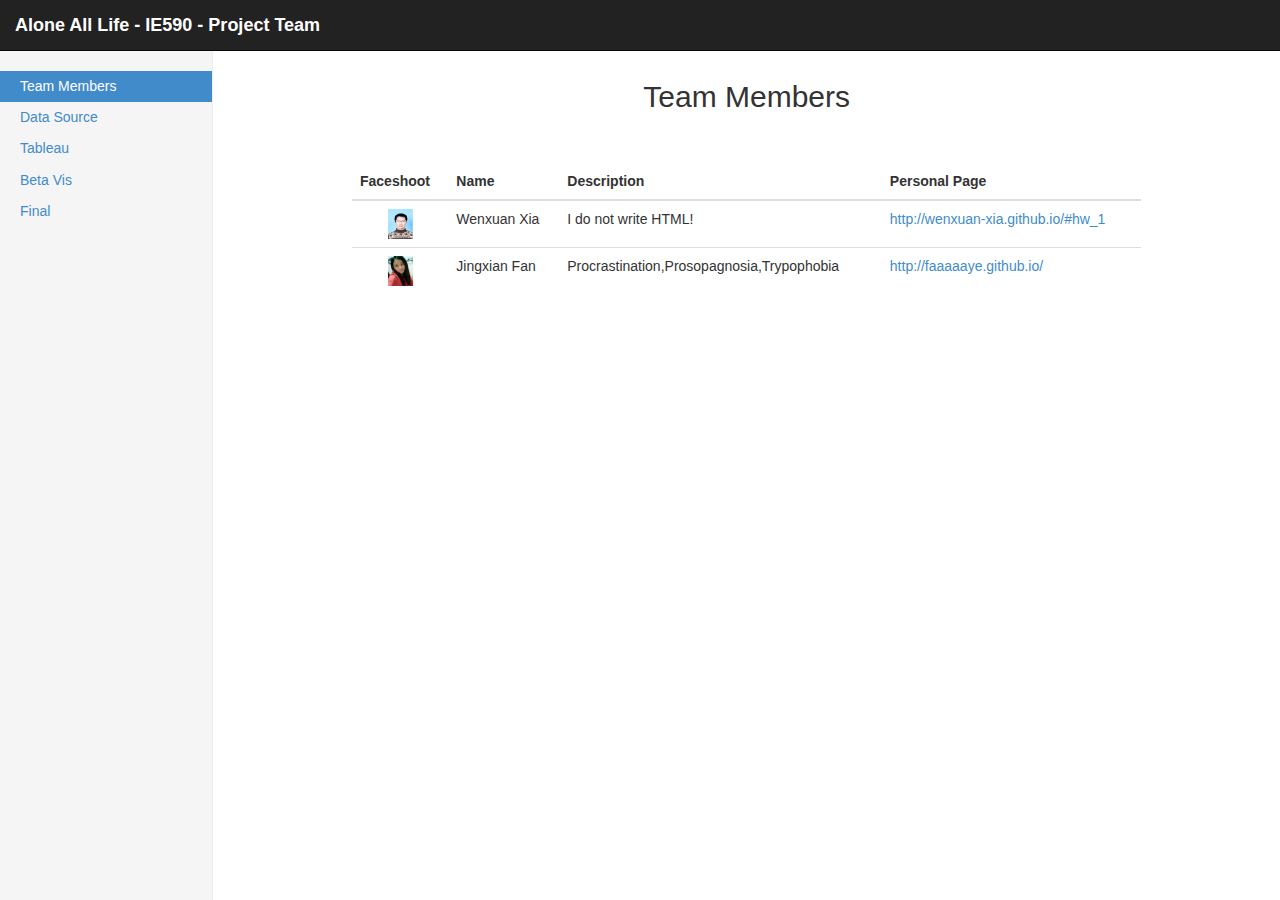
<file: index.html>
<!DOCTYPE html>
<html lang="en">
<head>
	<meta charset="utf-8">
	<meta http-equiv="X-UA-Compatible" content="IE=edge">
	<meta name="viewport" content="width=device-width, initial-scale=1">
	<meta name="description" content="">
	<meta name="author" content="">

	<!-- Bootstrap core CSS -->
	<link href="./css/bootstrap.min.css" rel="stylesheet">
	<link href="./css/my_css.css" rel="stylesheet">
	<script src="./js/d3.min.js"></script>
	<script src="./js/jquery-1.8.3.min.js"></script>
	<script src="./js/main-page-hw-loader.js"></script>
	<script type='text/javascript' src='https://public.tableau.com/javascripts/api/viz_v1.js'></script>

	<!-- <script src="./js/hw_2.js"></script> -->


	<!-- Just for debugging purposes. Don't actually copy this line! -->
	<!--[if lt IE 9]><script src="../../assets/js/ie8-responsive-file-warning.js"></script><![endif]-->
	<!-- HTML5 shim and Respond.js IE8 support of HTML5 elements and media queries -->
	<!--[if lt IE 9]>
	<script src="https://oss.maxcdn.com/libs/html5shiv/3.7.0/html5shiv.js"></script>
	<script src="https://oss.maxcdn.com/libs/respond.js/1.4.2/respond.min.js"></script>
	<![endif]-->

	<!-- title -->
	<title>Alone All Life</title>
	<script>
	  (function(i,s,o,g,r,a,m){i['GoogleAnalyticsObject']=r;i[r]=i[r]||function(){
	  (i[r].q=i[r].q||[]).push(arguments)},i[r].l=1*new Date();a=s.createElement(o),
	  m=s.getElementsByTagName(o)[0];a.async=1;a.src=g;m.parentNode.insertBefore(a,m)
	  })(window,document,'script','//www.google-analytics.com/analytics.js','ga');

	  ga('create', 'UA-61822913-1', 'auto');
	  ga('send', 'pageview');

	</script>
</head>

<body>
	<div id="fb-root"></div>
<script>(function(d, s, id) {
  var js, fjs = d.getElementsByTagName(s)[0];
  if (d.getElementById(id)) return;
  js = d.createElement(s); js.id = id;
  js.src = "//connect.facebook.net/zh_CN/sdk.js#xfbml=1&version=v2.3";
  fjs.parentNode.insertBefore(js, fjs);
}(document, 'script', 'facebook-jssdk'));</script>
	<div class="navbar navbar-inverse navbar-fixed-top" role="navigation">
      	<div class="container-fluid">
	        <div class="navbar-header">
	          <button type="button" class="navbar-toggle" data-toggle="collapse" data-target=".navbar-collapse">
	          	<span class="sr-only">Toggle navigation</span>
	          </button>
	          <a class="navbar-brand" style="color:#ffffff;font-weight:900" href="/">Alone All Life - IE590 - Project Team</a>
	        </div>
    	</div>
	</div>

	<div class="container-fluid">
	  	<div class="row">
		    <div class="col-sm-3 col-md-2 sidebar">
		      <ul id="sda" class="nav nav-sidebar">
		        <li id="team"><a href="#team" onclick="javascript:load_page('team')">Team Members</a></li>
		        <li id="datasrc"><a href="#datasrc" onclick="javascript:load_page('datasrc')">Data Source</a></li>
		        <li id="Tableau"><a href="./Tableau.html#Tableau" onclick="javascript:load_page('Tableau')">Tableau</a></li>
		        <li id="Beta"><a href="#beta" onclick="javascript:load_page('beta')">Beta Vis</a></li>
		        <li id="final"><a href="./final/final.html">Final</a></li>
		      </ul>
		      <ul class="nav nav-sidebar">
		        
		       	<li></li>
		      </ul>
		    </div>
		    <div class="col-sm-9 col-sm-offset-3 col-md-10 col-md-offset-2 main" id="content-loader">
		    	<!-- Load my homework here using ajax -->
		    	<!-- Soooooo foolish -->
		    	
		    </div>
		    <div class="col-sm-9 col-sm-offset-3 col-md-10 col-md-offset-2 main" id="content-loader" align="center">
		    	<div class="fb-comments" data-href="http://alone-all-life.github.io/" data-width="800" data-numposts="5" data-colorscheme="light"></div>
		    	
		    </div>
		</div>
	</div>

</body>

</html>
</file>
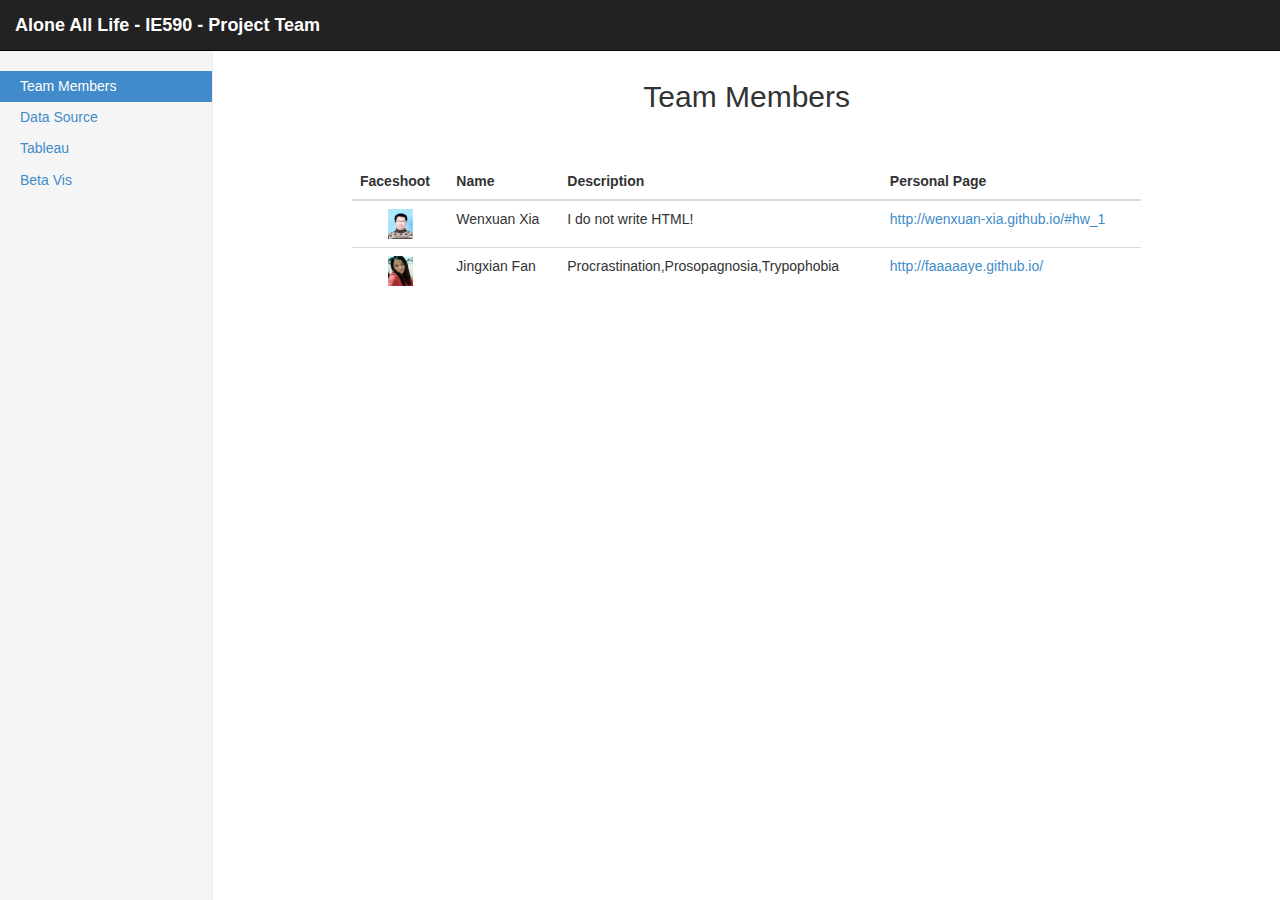
<file: Tableau.html>
<!DOCTYPE html>
<html lang="en">
<head>
	<meta charset="utf-8">
	<meta http-equiv="X-UA-Compatible" content="IE=edge">
	<meta name="viewport" content="width=device-width, initial-scale=1">
	<meta name="description" content="">
	<meta name="author" content="">

	<!-- Bootstrap core CSS -->
	<link href="../css/bootstrap.min.css" rel="stylesheet">
	<link href="../css/my_css.css" rel="stylesheet">
	<script src="../js/d3.min.js"></script>
	<script src="../js/jquery-1.8.3.min.js"></script>
	<script src="../js/main-page-hw-loader.js"></script>
	<script type='text/javascript' src='https://public.tableau.com/javascripts/api/viz_v1.js'></script>

	<!-- <script src="./js/hw_2.js"></script> -->


	<!-- Just for debugging purposes. Don't actually copy this line! -->
	<!--[if lt IE 9]><script src="../../assets/js/ie8-responsive-file-warning.js"></script><![endif]-->
	<!-- HTML5 shim and Respond.js IE8 support of HTML5 elements and media queries -->
	<!--[if lt IE 9]>
	<script src="https://oss.maxcdn.com/libs/html5shiv/3.7.0/html5shiv.js"></script>
	<script src="https://oss.maxcdn.com/libs/respond.js/1.4.2/respond.min.js"></script>
	<![endif]-->

	<!-- title -->
	<title>Alone All Life</title>
	<script>
	  (function(i,s,o,g,r,a,m){i['GoogleAnalyticsObject']=r;i[r]=i[r]||function(){
	  (i[r].q=i[r].q||[]).push(arguments)},i[r].l=1*new Date();a=s.createElement(o),
	  m=s.getElementsByTagName(o)[0];a.async=1;a.src=g;m.parentNode.insertBefore(a,m)
	  })(window,document,'script','//www.google-analytics.com/analytics.js','ga');

	  ga('create', 'UA-61822913-1', 'auto');
	  ga('send', 'pageview');

	</script>
</head>

<body>
	<div id="fb-root"></div>
<script>(function(d, s, id) {
  var js, fjs = d.getElementsByTagName(s)[0];
  if (d.getElementById(id)) return;
  js = d.createElement(s); js.id = id;
  js.src = "//connect.facebook.net/zh_CN/sdk.js#xfbml=1&version=v2.3";
  fjs.parentNode.insertBefore(js, fjs);
}(document, 'script', 'facebook-jssdk'));</script>
	<div class="navbar navbar-inverse navbar-fixed-top" role="navigation">
      	<div class="container-fluid">
	        <div class="navbar-header">
	          <button type="button" class="navbar-toggle" data-toggle="collapse" data-target=".navbar-collapse">
	          	<span class="sr-only">Toggle navigation</span>
	          </button>
	          <a class="navbar-brand" style="color:#ffffff;font-weight:900" href="/">Alone All Life - IE590 - Project Team</a>
	        </div>
    	</div>
	</div>

	<div class="container-fluid">
	  	<div class="row">
		    <div class="col-sm-3 col-md-2 sidebar">
		      <ul id="sda" class="nav nav-sidebar">
		        <li id="team"><a href="#team" onclick="javascript:load_page('team')">Team Members</a></li>
		        <li id="datasrc"><a href="#datasrc" onclick="javascript:load_page('datasrc')">Data Source</a></li>
		        <li id="Tableau" class="active"><a href="./Tableau.html#Tableau" onclick="javascript:load_page('Tableau')">Tableau</a></li>
		        <li id="Beta"><a href="#beta" onclick="javascript:load_page('beta')">Beta Vis</a></li>
		      </ul>
		      <ul class="nav nav-sidebar">
		        
		       	<li></li>
		      </ul>
		    </div>
		    <div class="col-sm-9 col-sm-offset-3 col-md-10 col-md-offset-2 main" id="content-loader">
		    	<!-- Load my homework here using ajax -->
		    	<!-- Soooooo foolish -->
		    	<h2 class="h2-center">High Mortality Rate in Africa Countries</h2>
<br/><br/>
 <p>Our Data Source:<a href="http://data.worldbank.org.cn/indicator/SH.DYN.MORT">http://data.worldbank.org.cn/indicator/SH.DYN.MORT</a></p>
<script type='text/javascript' src='https://public.tableau.com/javascripts/api/viz_v1.js'></script><div class='tableauPlaceholder' style='width: 1020px; height: 1034px;'><noscript><a href='#'><img alt='Story of “Mortality Rate Study of 2003” ' src='https:&#47;&#47;public.tableau.com&#47;static&#47;images&#47;2_&#47;2_252&#47;MortalityRateStudyof2003&#47;1_rss.png' style='border: none' /></a></noscript><object class='tableauViz' width='1020' height='1034' style='display:none;'><param name='host_url' value='https%3A%2F%2Fpublic.tableau.com%2F' /> <param name='site_root' value='' /><param name='name' value='2_252&#47;MortalityRateStudyof2003' /><param name='tabs' value='no' /><param name='toolbar' value='yes' /><param name='static_image' value='https:&#47;&#47;public.tableau.com&#47;static&#47;images&#47;2_&#47;2_252&#47;MortalityRateStudyof2003&#47;1.png' /> <param name='animate_transition' value='yes' /><param name='display_static_image' value='yes' /><param name='display_spinner' value='yes' /><param name='display_overlay' value='yes' /><param name='display_count' value='yes' /><param name='showVizHome' value='no' /><param name='showTabs' value='y' /></object></div>
		    </div>
		   	<div class="col-sm-9 col-sm-offset-3 col-md-10 col-md-offset-2 main" id="content-loader" align="center">
		    	<div class="fb-comments" data-href="http://alone-all-life.github.io/" data-width="800" data-numposts="5" data-colorscheme="light"></div>
		    	
		    </div>

		</div>
	</div>


</body>

</html>
</file>
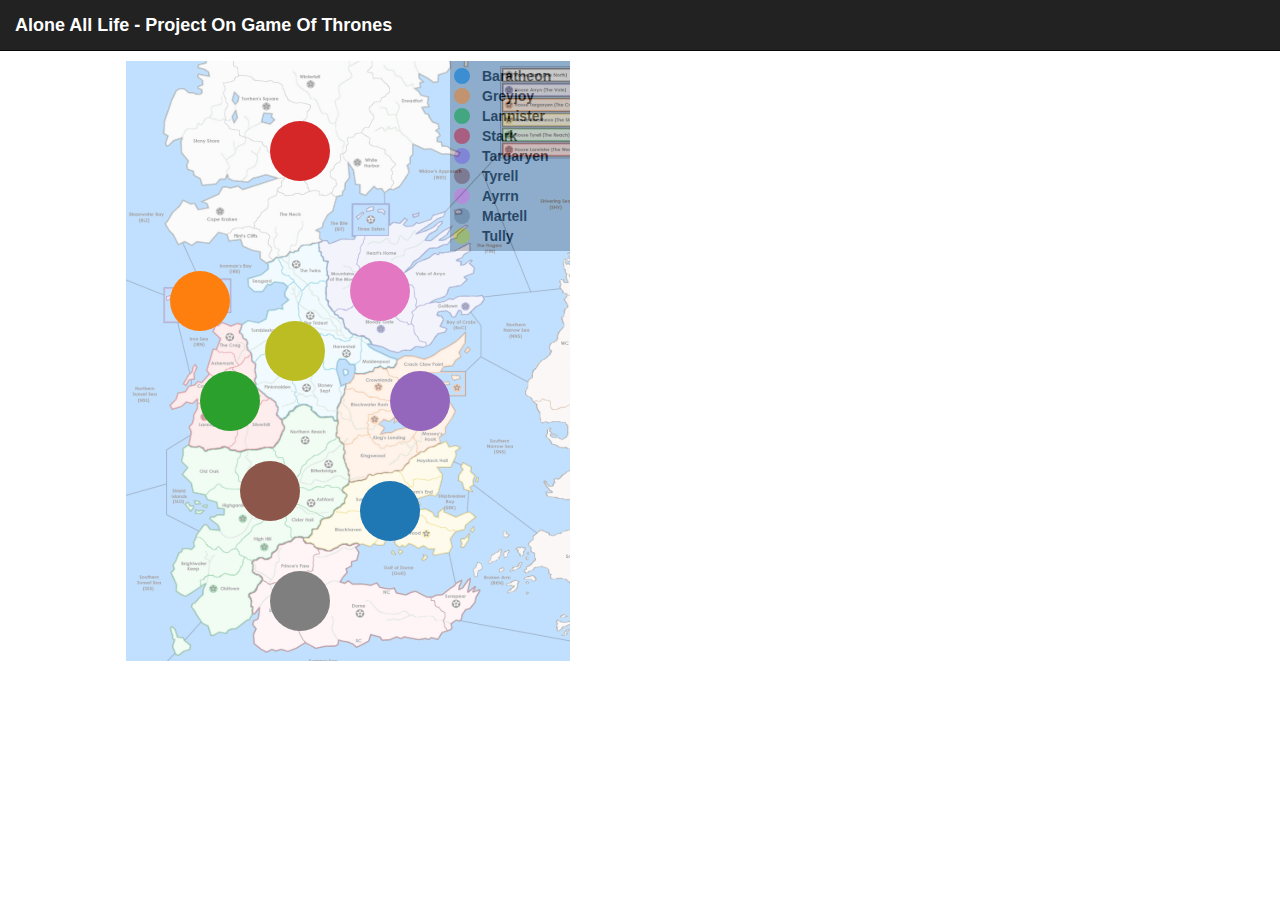
<file: Final/final.html>
<!DOCTYPE html>
<html lang="en">
<head>
	<meta charset="utf-8">
	<meta http-equiv="X-UA-Compatible" content="IE=edge">
	<meta name="viewport" content="width=device-width, initial-scale=1">
	<meta name="description" content="">
	<meta name="author" content="">

	<!-- Bootstrap core CSS -->
	<link href="../css/bootstrap.min.css" rel="stylesheet">
	<script src="../js/d3.min.js"></script>
	<script src="../js/d3.tip.v0.6.3.js"></script>
	<script src="../js/jquery-1.8.3.min.js"></script>
	<script src="../js/bootstrap-modal.js"></script>
	<link href="../css/my_css.css" rel="stylesheet">
	<!-- <script src="./js/hw_2.js"></script> -->


	<!-- Just for debugging purposes. Don't actually copy this line! -->
	<!--[if lt IE 9]><script src="../../assets/js/ie8-responsive-file-warning.js"></script><![endif]-->
	<!-- HTML5 shim and Respond.js IE8 support of HTML5 elements and media queries -->
	<!--[if lt IE 9]>
	<script src="https://oss.maxcdn.com/libs/html5shiv/3.7.0/html5shiv.js"></script>
	<script src="https://oss.maxcdn.com/libs/respond.js/1.4.2/respond.min.js"></script>
	<![endif]-->

	<!-- title -->
	<title>Alone All Life</title>
	<script>
	  (function(i,s,o,g,r,a,m){i['GoogleAnalyticsObject']=r;i[r]=i[r]||function(){
	  (i[r].q=i[r].q||[]).push(arguments)},i[r].l=1*new Date();a=s.createElement(o),
	  m=s.getElementsByTagName(o)[0];a.async=1;a.src=g;m.parentNode.insertBefore(a,m)
	  })(window,document,'script','//www.google-analytics.com/analytics.js','ga');

	  ga('create', 'UA-61822913-1', 'auto');
	  ga('send', 'pageview');

	</script>
</head>
<style>
#logo{
 height: 200px;
 width: 300px;
 position: absolute;
 top: 0px;
 left: 0px;

}
#meta{
 height: 200px;
 width: 300px;
 position: absolute;
 top: 0px;
 left: 220px;
 font-size:25px;
}
</style>
<body>
	<div class="navbar navbar-inverse navbar-fixed-top" role="navigation">
      	<div class="container-fluid">
	        <div class="navbar-header">
	          <button type="button" class="navbar-toggle" data-toggle="collapse" data-target=".navbar-collapse">
	          	<span class="sr-only">Toggle navigation</span>
	          </button>
	          <a class="navbar-brand" style="color:#ffffff;font-weight:900" href="/">Alone All Life - Project On Game Of Thrones</a>
	        </div>
    	</div>
	</div>
	<div class="container-fluid">
	  	<div class="row">
	  		<div class="col-sm-6 col-md-6 my_container">
				<div id="dispaly_1"></div>
	  		</div>
	  		<div class="col-sm-6 col-md-6 my_right_side">
	  			<div id="dis_1_right_side">
	  				<div id="logo" align="left" onclick="show_modal()"></div>
	  				<div id="meta" align= "left"></div>
	  				<div id="intro"></div>
	  			</div>
	  		</div>
	  	</div>
	  </div>



	  <div class="container-fluid" id="reminder">
        <!-- 模态框（Modal） -->
        <div class="modal fade" id="myModal" tabindex="-1" role="dialog" 
           aria-labelledby="myModalLabel" aria-hidden="true">
           <div class="modal-dialog">
              <div class="modal-content">
                 <div class="modal-header">
                    <button type="button" class="close" 
                       data-dismiss="modal" aria-hidden="true">
                          &times;
                    </button>
                    <h4 class="modal-title" id="myModalLabel">
                    </h4>
                 </div>
                 <div class="modal-body" id="reminder_content">
                 </div>
                 <div class="modal-footer">
                    <button type="button" class="btn btn-primary" 
                       data-dismiss="modal">Close
                    </button>
                 </div>
              </div><!-- /.modal-content -->
        </div><!-- /.modal -->
      </div>
      <input type="hidden" id="house"></input>
</body>


<script type="text/javascript" >
	var color = d3.scale.category10()



	var margin = {top: 40, right: 20, bottom: 50, left: 60},
    width = 500 - margin.left - margin.right,
    height = 700 - margin.top - margin.bottom

    var tip = d3.tip()
		.attr('class', 'd3-tip')
		.style('background', "yellow")
		.offset([-10, 0])
		.html(function(d) {
	    	return "<strong>"+d.House_Name+"</strong><br/><strong>click to see detail</strong>"
	  	})
    
    // pic scale
    	var pic_width = 600
    	var pic_height = 620

    // canvas, svg
	var canvas = d3.select("#dispaly_1").append("svg")
					.attr("width", width + margin.left + margin.right)
					.attr("height", height + margin.top + margin.bottom)


	canvas.call(tip);

	var right_side = d3.select("#dis_1_right_side").append("div")
					   .attr("id", "display_part")

	var House_list = ["Baratheon", "Greyjoy", "Lannister", "Stark", "Targaryen", "Tyrell","Ayrrn","Martell","Tully"]
	canvas.append("rect")
		.attr("x", 380)
	    .attr("y", 10)
	    .attr("width", 150)
	    .attr("height", 190)
	    .style("fill", "#aaaaaa");

	for (var i=0; i<House_list.length; i++) {
		canvas.append("circle")
			.style("fill", color(House_list[i]))
			.attr("cx", 392)
			.attr("cy", 25 + 20*i)
			.attr("r", 8)
		canvas.append("text")
			.attr("x", 412)
		    .attr("y", 25 + 20*i+5)
		    .text(House_list[i])
		    .style("font-weight", "bold")
	}





	var pattern = canvas.append("defs")
						.append("pattern")
					    .attr("id", "bg")
					    .attr("patternUnits", "userSpaceOnUse")
					    .attr('width', pic_width)
					    .attr('height', pic_height)
					    .append("image")
					    .attr("xlink:href", "../img/map[1].jpg")
					    .style("opacity", "0.4")
					    .attr('width', pic_width)
					    .attr('height', pic_height);

	var rectangle = canvas.selectAll("rectangle")
	    .data([{}])
	    .enter()
	    .append('svg:rect')
	    .attr("x", 10)
	    .attr("y", 10)
	    .attr("width", pic_width)
	    .attr("height", pic_width)
	    .style("fill", "url(#bg)")

	d3.csv("final_data/[1]house.csv", function(error, data) {
		var data_point = canvas.selectAll(".house_data_point")
							  .data(data)
							  .enter().append("circle")
							  	      .attr("cx", function(d) {
									   if(d.House_Name=="Stark") return 230;
									   if(d.House_Name=="Lannister") return 160 ;
									   if(d.House_Name=="Baratheon") return 320;
									   if(d.House_Name=="Ayrrn") return 310;
									  if(d.House_Name=="Martell") return  230;
									  if(d.House_Name=="Tully") return 225;
									  if(d.House_Name=="Greyjoy") return 130;
									  if(d.House_Name=="Tyrell") return 200;
									  if(d.House_Name=="Targaryen") return 350;
									  
									})
							  	      .attr("cy", function(d) {  
									  if(d.House_Name=="Stark") return 100;
									   if(d.House_Name=="Lannister") return 350;
									   if(d.House_Name=="Baratheon") return 460;
									   if(d.House_Name=="Ayrrn") return 240;
									  if(d.House_Name=="Martell") return 550;
									  if(d.House_Name=="Tully") return 300;
									  if(d.House_Name=="Greyjoy") return 250;
									  if(d.House_Name=="Tyrell") return 440;
									  if(d.House_Name=="Targaryen") return 350;})
							  	      .attr("class", "house_data_point")
							  	      .attr("r", 30)
							  	      .attr("fill", function(d) {return color(d.House_Name)})
							  	      .on("mouseover", tip.show)
							  	      .on("mouseout", tip.hide)
							  	      .on("mouseover", function(d) {
									        tip.show;
							  	      		var circle = d3.selectAll(".house_data_point").attr("r", "26")
							  	      		var cir = d3.select(this).attr("r", "34")
							  	      		show_right_side(d)
							  	      })


	})

	function show_right_side(data) {
		document.getElementById("house").value= data.House_Name

		var logo = document.getElementById("logo")
		logo.innerHTML = "<a href='javascript:show_modal'><img src='../img/Badge/House "+data.House_Name+".jpg'></img></span></a>"
            
			
		var meta = document.getElementById("meta")
		meta.innerHTML = "<strong>House Name : </strong> " + data.House_Name
						+"<br/><strong>Castle : </strong>" + data.Castle
						+"<br/><strong>Region : </strong>" + data.Region
		                +"<br/><strong>Words : </strong>" + data.House_Words
			


	}
	
	function show_modal(person) {
		var house = document.getElementById("house").value
		d3.csv("./final_data/[1]house.csv", function(error, data) {
			for (var i=0; i<data.length; i++) {
				if (data[i].House_Name == house) {
					document.getElementById("myModalLabel").innerHTML = house
					document.getElementById("reminder_content").innerHTML = "<strong>House Words : </strong>" + data[i].House_Words + "<br/>"
					   + "<strong>House Words :</strong>" + data[i].House_Words + "<br/>"
					   + "<strong>Castle : </strong>" + data[i].Castle + "<br/>"
					   + "<strong>Region : </strong>" + data[i].Region + "<br/>"
				}
			}
		})
		$('#myModal').modal('show');
	}
</script>	

</html>
</file>
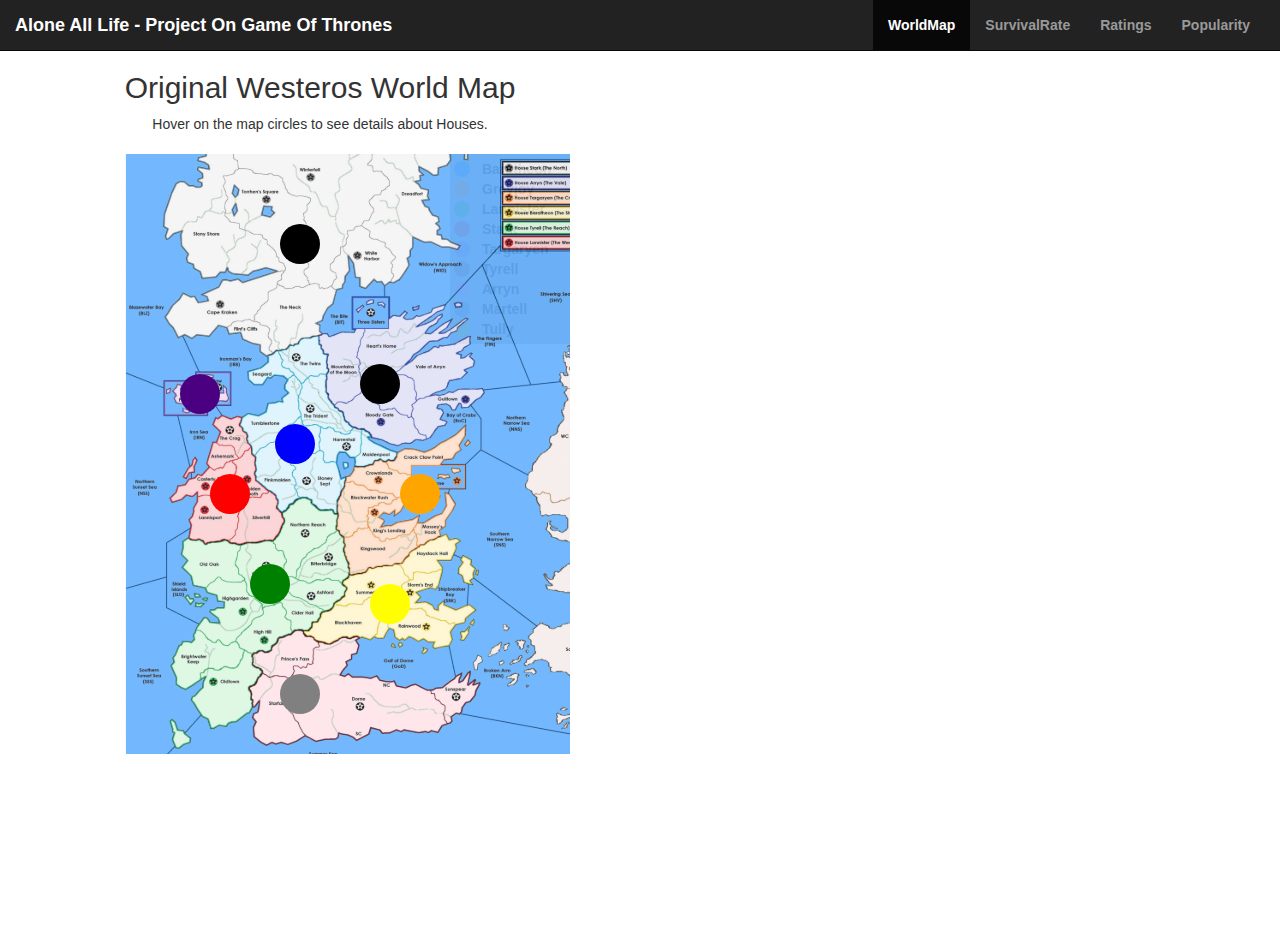
<file: Final/final_1.html>
<!DOCTYPE html>
<html lang="en">
<head>
	<meta charset="utf-8">
	<meta http-equiv="X-UA-Compatible" content="IE=edge">
	<meta name="viewport" content="width=device-width, initial-scale=1">
	<meta name="description" content="">
	<meta name="author" content="">

	<!-- Bootstrap core CSS -->
	<link href="../css/bootstrap.min.css" rel="stylesheet">
	<script src="../js/d3.min.js"></script>
	<script src="../js/d3.tip.v0.6.3.js"></script>
	<script src="../js/jquery-1.8.3.min.js"></script>
	<script src="../js/bootstrap-modal.js"></script>
	<link href="../css/my_css.css" rel="stylesheet">
	<!-- <script src="./js/hw_2.js"></script> -->


	<!-- Just for debugging purposes. Don't actually copy this line! -->
	<!--[if lt IE 9]><script src="../../assets/js/ie8-responsive-file-warning.js"></script><![endif]-->
	<!-- HTML5 shim and Respond.js IE8 support of HTML5 elements and media queries -->
	<!--[if lt IE 9]>
	<script src="https://oss.maxcdn.com/libs/html5shiv/3.7.0/html5shiv.js"></script>
	<script src="https://oss.maxcdn.com/libs/respond.js/1.4.2/respond.min.js"></script>
	<![endif]-->

	<!-- title -->
	<title>Alone All Life</title>
	<script>
	  (function(i,s,o,g,r,a,m){i['GoogleAnalyticsObject']=r;i[r]=i[r]||function(){
	  (i[r].q=i[r].q||[]).push(arguments)},i[r].l=1*new Date();a=s.createElement(o),
	  m=s.getElementsByTagName(o)[0];a.async=1;a.src=g;m.parentNode.insertBefore(a,m)
	  })(window,document,'script','//www.google-analytics.com/analytics.js','ga');

	  ga('create', 'UA-61822913-1', 'auto');
	  ga('send', 'pageview');

	</script>
</head>
<style>
#logo{
 height: 200px;
 width: 300px;
 position: absolute;
 top: 0px;
 left: 0px;

}
#meta{
 height: 200px;
 width: 300px;
 position: absolute;
 top: 0px;
 left: 220px;
 font-size:25px;
}
</style>
<body>
	<div id="fb-root"></div>
<script>(function(d, s, id) {
  var js, fjs = d.getElementsByTagName(s)[0];
  if (d.getElementById(id)) return;
  js = d.createElement(s); js.id = id;
  js.src = "//connect.facebook.net/zh_CN/sdk.js#xfbml=1&version=v2.3";
  fjs.parentNode.insertBefore(js, fjs);
}(document, 'script', 'facebook-jssdk'));</script>
	<div class="navbar navbar-inverse navbar-fixed-top" role="navigation">
      	<div class="container-fluid">
	        <div class="navbar-header">
	          <button type="button" class="navbar-toggle" data-toggle="collapse" data-target=".navbar-collapse">
	          	<span class="sr-only">Toggle navigation</span>
	          </button>
	          <a class="navbar-brand" style="color:#ffffff;font-weight:900" href="/">Alone All Life - Project On Game Of Thrones</a>
	        </div>
	        <div class="navbar-collapse collapse">
	          <ul class="nav navbar-nav navbar-right">
	            <li class="active"><a href="./final_1.html"><strong>WorldMap</strong></a></li>
	            <li><a href="./final_2.html"><strong>SurvivalRate</strong></a></li>
	            <li><a href="./final_3.html"><strong>Ratings</strong></a></li>
	            <li><a href="./final_4.html"><strong>Popularity</strong></a></li>
	          </ul>
	          <div class="navbar-form navbar-right">
	          </div>
	        </div>
    	</div>
	</div>
	<div class="container-fluid">
	  	<div class="row">
	  		<div class="col-sm-6 col-md-6 my_container">
				<div id="dispaly_1">
				   <h2>  Original Westeros World Map</h2>
				   <P>Hover on the map circles to see details about Houses.</p>
				 </div>
	  		</div>
	  		<div class="col-sm-6 col-md-6 my_right_side">
	  			<div id="dis_1_right_side">
	  				<div id="logo" align="left" onclick="show_modal()"></div>
	  				<div id="meta" align= "left"></div>
	  				<div id="intro" style="margin-top:250px"></div>
	  			</div>
	  		</div>
	  	</div>
	  </div>



	  <div class="container-fluid" id="reminder">
        <!-- 模态框（Modal） -->
        <div class="modal fade" id="myModal" tabindex="-1" role="dialog" 
           aria-labelledby="myModalLabel" aria-hidden="true">
           <div class="modal-dialog">
              <div class="modal-content">
                 <div class="modal-header">
                    <button type="button" class="close" 
                       data-dismiss="modal" aria-hidden="true">
                          &times;
                    </button>
                    <h4 class="modal-title" id="myModalLabel">
                    </h4>
                 </div>
                 <div class="modal-body" id="reminder_content">
                 </div>
                 <div class="modal-footer">
                    <button type="button" class="btn btn-primary" 
                       data-dismiss="modal">Close
                    </button>
                 </div>
              </div><!-- /.modal-content -->
        </div><!-- /.modal -->
      </div>
      <div class="col-sm-9 col-sm-offset-3 col-md-10 col-md-offset-2 main" id="content-loader" align="center">
		    	<div class="fb-comments" data-href="http://alone-all-life.github.io/" data-width="800" data-numposts="5" data-colorscheme="light"></div>
		    	
		    </div>
      <input type="hidden" id="house"></input>
</body>


<script type="text/javascript" >
	var color = d3.scale.category10()



	var margin = {top: 40, right: 20, bottom: 50, left: 60},
    width = 500 - margin.left - margin.right,
    height = 700 - margin.top - margin.bottom

    var tip = d3.tip()
		.attr('class', 'd3-tip')
		.style('background', "yellow")
		.offset([-10, 0])
		.html(function(d) {
	    	return "<strong>"+d.House_Name+"</strong><br/><strong>click to see detail</strong>"
	  	})
    
    // pic scale
    	var pic_width = 600
    	var pic_height = 620

    // canvas, svg
	var canvas = d3.select("#dispaly_1").append("svg")
					.attr("width", width + margin.left + margin.right)
					.attr("height", height + margin.top + margin.bottom)


	canvas.call(tip);

	

	var House_list = ["Baratheon", "Greyjoy", "Lannister", "Stark", "Targaryen", "Tyrell","Arryn","Martell","Tully"]
	canvas.append("rect")
		.attr("x", 380)
	    .attr("y", 10)
	    .attr("width", 150)
	    .attr("height", 190)
	    .style("fill", "#aaaaaa");

	for (var i=0; i<House_list.length; i++) {
		canvas.append("circle")
			.style("fill", color(House_list[i]))
			.attr("cx", 392)
			.attr("cy", 25 + 20*i)
			.attr("r", 8)
		canvas.append("text")
			.attr("x", 412)
		    .attr("y", 25 + 20*i+5)
		    .text(House_list[i])
		    .style("font-weight", "bold")
	}





	var pattern = canvas.append("defs")
						.append("pattern")
					    .attr("id", "bg")
					    .attr("patternUnits", "userSpaceOnUse")
					    .attr('width', pic_width)
					    .attr('height', pic_height)
					    .append("image")
					    .attr("xlink:href", "../img/map[1].jpg")
					    .style("opacity", "0.9")
					    .attr('width', pic_width)
					    .attr('height', pic_height);

	var rectangle = canvas.selectAll("rectangle")
	    .data([{}])
	    .enter()
	    .append('svg:rect')
	    .attr("x", 10)
	    .attr("y", 10)
	    .attr("width", pic_width)
	    .attr("height", pic_width)
	    .style("fill", "url(#bg)")

	d3.csv("final_data/[1]house.csv", function(error, data) {
		var data_point = canvas.selectAll(".house_data_point")
							  .data(data)
							  .enter().append("circle")
							  	      .attr("cx", function(d) {
									  //  if(d.House_Name=="Stark") return 230;
									  //  if(d.House_Name=="Lannister") return 160 ;
									  //  if(d.House_Name=="Baratheon") return 320;
									  //  if(d.House_Name=="Arryn") return 310;
									  // if(d.House_Name=="Martell") return  230;
									  // if(d.House_Name=="Tully") return 225;
									  // if(d.House_Name=="Greyjoy") return 130;
									  // if(d.House_Name=="Tyrell") return 200;
									  // if(d.House_Name=="Targaryen") return 350;
									  return d.x
									})
							  	      .attr("cy", function(d) {  
									  // if(d.House_Name=="Stark") return 100;
									  //  if(d.House_Name=="Lannister") return 350;
									  //  if(d.House_Name=="Baratheon") return 460;
									  //  if(d.House_Name=="Arryn") return 240;
									  // if(d.House_Name=="Martell") return 550;
									  // if(d.House_Name=="Tully") return 300;
									  // if(d.House_Name=="Greyjoy") return 250;
									  // if(d.House_Name=="Tyrell") return 440;
									  // if(d.House_Name=="Targaryen") return 350;
									  return d.y
									})
							  	      .attr("class", "house_data_point")
							  	      .attr("r", 20)
							  	      .attr("fill", function(d) {
									  if(d.House_Name=="Stark" )return "black";
									  if(d.House_Name=="Lannister") return "red";
									   if(d.House_Name=="Baratheon") return "yellow";
									   if(d.House_Name=="Arryn") return "purple";
									  if(d.House_Name=="Martell") return "grey";
									   if(d.House_Name=="Tully") return "blue";
									  if(d.House_Name=="Greyjoy") return "Indigo"  ;
									  if(d.House_Name=="Tyrell") return "green";
									   if(d.House_Name=="Targaryen") return "orange";
									  
									  
									  
									  
									  
									  })
							  	      .on("mouseover", function(d) {
									        tip.show;
							  	      		var circle = d3.selectAll(".house_data_point").attr("r", "10")
							  	      		var cir = d3.select(this).attr("r", "34")
							  	      		show_right_side(d)
							  	      })
							  	      .on("mouseout", function(d) {
							  	      		d3.selectAll(".house_data_point").attr("r", 20)
							  	      })


	})

	function show_right_side(data) {
		document.getElementById("house").value= data.House_Name

		var logo = document.getElementById("logo")
		logo.innerHTML = "<a href='javascript:show_modal'><img src='../img/Badge/House "+data.House_Name+".jpg'></img></span></a>"
            
			
		var meta = document.getElementById("meta")
		meta.innerHTML = "<strong>House Name : </strong> " + data.House_Name
						+"<br/><strong>Castle : </strong>" + data.Castle
						+"<br/><strong>Region : </strong>" + data.Region
		                +"<br/><strong>Words : </strong>" + data.House_Words
		console.log(data)
		d3.csv("./final_data/[1]main_character.csv", function(error, o) {
			for (var i=0; i<o.length; i++) {
				// console.log(data.House_Name, o[i].House)
				if (o[i].House === data.House_Name) {
					var intro = document.getElementById("intro")
					intro.innerHTML = "<strong>Representative Name : </strong>"+o[i].Name+"<br/>"
								     +"<strong>Starring Seasons : </strong>" + o[i].Starring + "<br/>"
								     +"<strong>Episode count : </strong>" + o[i].Episode + "<br/>"
								     +"<strong>Introduction : </strong>" + o[i].Introduction
				}
			}
		})

	}
	
	function show_modal(person) {
		var house = document.getElementById("house").value
		d3.csv("./final_data/[1]house.csv", function(error, data) {
			for (var i=0; i<data.length; i++) {
				if (data[i].House_Name == house) {
					document.getElementById("myModalLabel").innerHTML = house
					document.getElementById("reminder_content").innerHTML = "<strong>House Words : </strong>" + data[i].House_Words + "<br/>"
					   + "<strong>House Words :</strong>" + data[i].House_Words + "<br/>"
					   + "<strong>Castle : </strong>" + data[i].Castle + "<br/>"
					   + "<strong>Region : </strong>" + data[i].Region + "<br/>"
				}
			}
		})
		$('#myModal').modal('show');
	}
</script>	

</html>
</file>
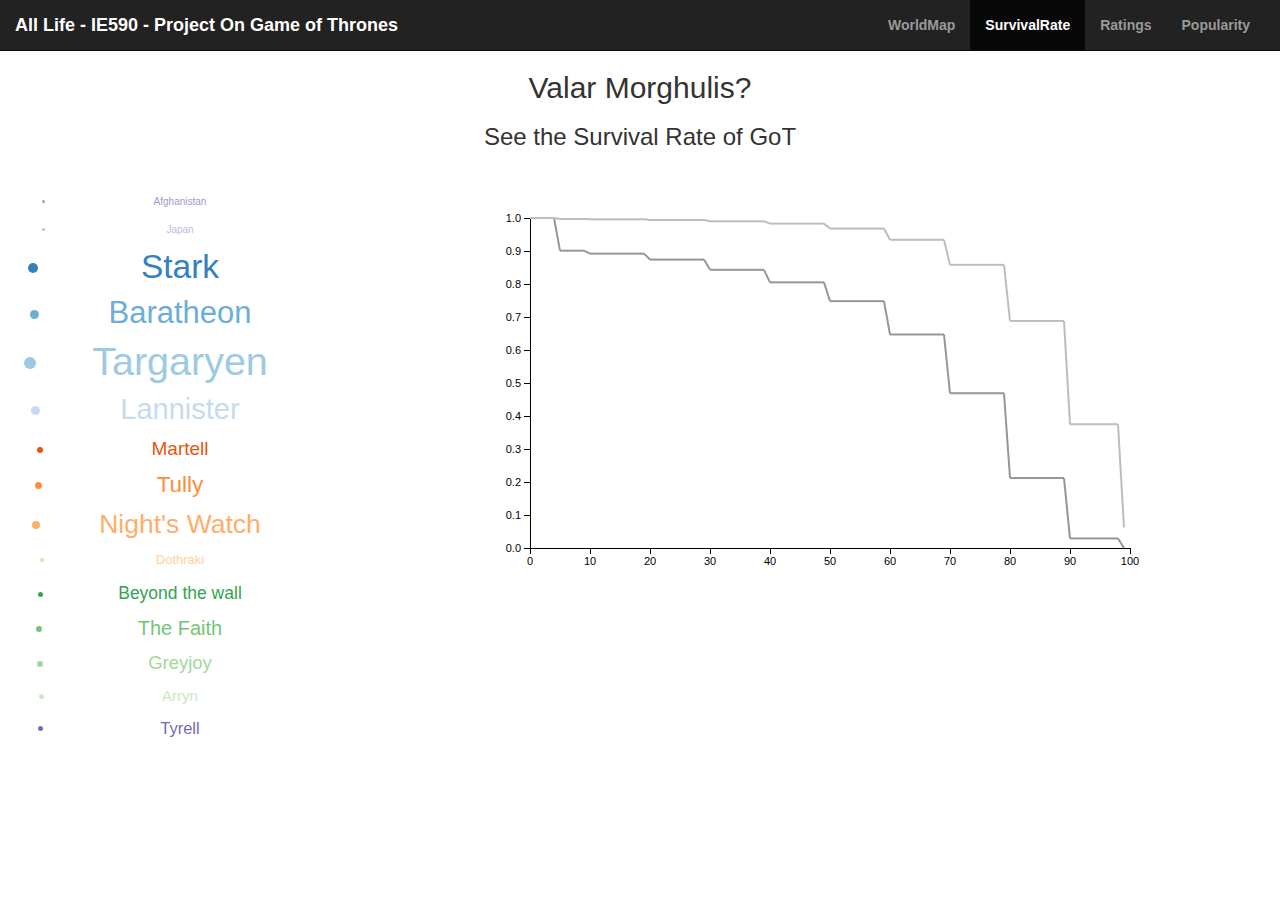
<file: Final/final_2.html>
<!DOCTYPE html>
<html lang="en">
<head>
	<meta charset="utf-8">
	<meta http-equiv="X-UA-Compatible" content="IE=edge">
	<meta name="viewport" content="width=device-width, initial-scale=1">
	<meta name="description" content="">
	<meta name="author" content="">

	<!-- Bootstrap core CSS -->
	<link href="../css/bootstrap.min.css" rel="stylesheet">
	<script src="../js/d3.min.js"></script>
	<script src="../js/d3.tip.v0.6.3.js"></script>
	<script src="../js/jquery-1.8.3.min.js"></script>
	<script src="../js/bootstrap-modal.js"></script>
	<link href="../css/my_css.css" rel="stylesheet">
	<!-- <script src="./js/hw_2.js"></script> -->


	<!-- Just for debugging purposes. Don't actually copy this line! -->
	<!--[if lt IE 9]><script src="../../assets/js/ie8-responsive-file-warning.js"></script><![endif]-->
	<!-- HTML5 shim and Respond.js IE8 support of HTML5 elements and media queries -->
	<!--[if lt IE 9]>
	<script src="https://oss.maxcdn.com/libs/html5shiv/3.7.0/html5shiv.js"></script>
	<script src="https://oss.maxcdn.com/libs/respond.js/1.4.2/respond.min.js"></script>
	<![endif]-->

	<!-- title -->
	<title>Alone All Life</title>
	<script>
	  (function(i,s,o,g,r,a,m){i['GoogleAnalyticsObject']=r;i[r]=i[r]||function(){
	  (i[r].q=i[r].q||[]).push(arguments)},i[r].l=1*new Date();a=s.createElement(o),
	  m=s.getElementsByTagName(o)[0];a.async=1;a.src=g;m.parentNode.insertBefore(a,m)
	  })(window,document,'script','//www.google-analytics.com/analytics.js','ga');

	  ga('create', 'UA-61822913-1', 'auto');
	  ga('send', 'pageview');

	</script>
</head>



<body>
	<div id="fb-root"></div>
<script>(function(d, s, id) {
  var js, fjs = d.getElementsByTagName(s)[0];
  if (d.getElementById(id)) return;
  js = d.createElement(s); js.id = id;
  js.src = "//connect.facebook.net/zh_CN/sdk.js#xfbml=1&version=v2.3";
  fjs.parentNode.insertBefore(js, fjs);
}(document, 'script', 'facebook-jssdk'));</script>
	<div class="navbar navbar-inverse navbar-fixed-top" role="navigation">
      	<div class="container-fluid">
	        <div class="navbar-header">
	          <button type="button" class="navbar-toggle" data-toggle="collapse" data-target=".navbar-collapse">
	          	<span class="sr-only">Toggle navigation</span>
	          </button>
	          <a class="navbar-brand" style="color:#ffffff;font-weight:900" href="/">All Life - IE590 - Project On Game of Thrones</a>
	        </div>
	        <div class="navbar-collapse collapse">
	          <ul class="nav navbar-nav navbar-right">
	           <li ><a href="./final_1.html"><strong>WorldMap</strong></a></li>
	            <li class="active"><a href="./final_2.html"><strong>SurvivalRate</strong></a></li>
	            <li><a href="./final_3.html"><strong>Ratings</strong></a></li>
	            <li><a href="./final_4.html"><strong>Popularity</strong></a></li>
	          </ul>
	          <div class="navbar-form navbar-right">
	          </div>
	        </div>
    	</div>
	</div>
	<div id="container" class="col-sm-12 col-md-12 my_container">
      <div class="statement">
					<h2>Valar Morghulis?</h2>
					<h3>See the Survival Rate of GoT</h3>
					<br/>
			</div> 
  </div>
	<div class="container-fluid">

	  	<div class="row">

	  		<div class="col-sm-3 col-md-3 my_right_side" align="center">
				<div id="left">
					 <!-- <li class="cb" type="checkbox" sid="0" checked>0</li><br/> -->
					<ul>
						 <li class="cb" type="checkbox" id="s17">Afghanistan</li><br/>
						 <li class="cb" type="checkbox" id="s18">Japan</li><br/>
						 <li class="cb" type="checkbox" id="s1" checked>Stark</li><br/>
						 <li class="cb" type="checkbox" id="s2" checked>Baratheon</li><br/>
						 <li class="cb" type="checkbox" id="s3">Targaryen</li><br/>
						 <li class="cb" type="checkbox" id="s4">Lannister</li><br/>
						 <li class="cb" type="checkbox" id="s5">Martell</li><br/>
						 <li class="cb" type="checkbox" id="s6">Tully</li><br/>
						 <!-- <li class="cb" type="checkbox" sid="8">7</li><br/> -->
						 <!-- <li class="cb" type="checkbox" sid="8">8</li><br/> -->
						 <!-- <li class="cb" type="checkbox" sid="9">9</li><br/> -->
						 <li class="cb" type="checkbox" id="s10">Night's Watch</li><br/>
						 <li class="cb" type="checkbox" id="s11">Dothraki</li><br/>
						 <li class="cb" type="checkbox" id="s12">Beyond the wall</li><br/>
						 <li class="cb" type="checkbox" id="s13">The Faith</li><br/>
						 <li class="cb" type="checkbox" id="s14">Greyjoy</li><br/>
						 <li class="cb" type="checkbox" id="s15">Arryn</li><br/>
						 <li class="cb" type="checkbox" id="s16">Tyrell</li><br/>
					</ul>
				</div>
	  		</div>
	  		<div class="col-sm-9 col-md-9 my_right_side" align="center">
	  			<div id="dis_1_right_side"></div>	  			
	  		</div>
	  	</div>
	  	<div class="col-sm-9 col-sm-offset-3 col-md-10 col-md-offset-2 main" id="content-loader" align="center">
		    	<div class="fb-comments" data-href="http://alone-all-life.github.io/" data-width="800" data-numposts="5" data-colorscheme="light"></div>
		    	
		    </div>
	  </div>
</body>

<script type="text/javascript">
	var color = d3.scale.category20c()

	var margin = {top: 20, right: 20, bottom: 50, left: 80},
    width = 700 - margin.left - margin.right,
    height = 400 - margin.top - margin.bottom

    var tip = d3.tip()
		.attr('class', 'd3-tip')
		.offset([-10, 0])
		.html(function(d, i) {
	    	return "<strong>Age : </strong>" + i + "<br/>"
	    		   +"<strong>Rate : </strong>" + Math.round(d.rate*100)/100
	 	})

    var canvas = d3.select("#dis_1_right_side").append("svg")
					.attr("width", width + margin.left + margin.right)
					.attr("height", height + margin.top + margin.bottom)
					.append("g")
					.attr("transform", "translate("+margin.left+", "+margin.top+")")

	canvas.call(tip)
	d3.csv("./final_data/[2]GoT Raw Data(age and death).csv", function(error, data) {
		d3.csv("./final_data/[2]Moderndaycomparison.csv", function(error, aj) {
		var width_scale = d3.scale.linear()
						.domain([0, 100])
						.range([0, width])
		var height_scale = d3.scale.linear()
						.domain([0, 1])
						.range([height, 0])

		var x_axis = d3.svg.axis()
					.scale(width_scale)
					.orient("bottom")

		var y_axis = d3.svg.axis()
					.scale(height_scale)
					.orient("left")


		canvas.append("g")
			.attr("class", "x axis")
			.attr("transform", "translate(0, " + height+")")
			.call(x_axis)



		canvas.append("g")
			.attr("class", "y axis")
			.call(y_axis)
			.append("text")
	    		.attr("transform", "translate(0, "+ (height/2 -60)+") rotate(-90)")
	      		.attr("y", -85)
		      	.style("text-anchor", "end")
		      	.text("US Viewers");

		data = data_process(data, aj)
		var points = new Array()
		var lines = new Array()
		for (var i=1; i<19; i++) {
			points[i] = canvas.selectAll(".pointss"+i)
							.data(data[i])
							.enter().append("circle")
							  .attr("class", "pointss" + i)
							  .attr("cx", function(d,i) {return width_scale(d.idx)})
							  .attr("cy", function(d,i) {return height_scale(d.rate)})
							  .attr("r", function(d,i) {
							  		// if (d.Affiliation>16) return 3
							  		return 0
							  })
							  .style("fill", function(d) {return color(d.Affiliation)})
							  .on("mouseover", tip.show)
							  .on("mouseout", tip.hide)
		}
							  

		for (var i=1; i<19; i++) {
			lines[i] = canvas.selectAll(".liness"+i)
							.data(data[i]).enter()
							.append("line")
							   .attr('class', "liness"+i)
							   .attr("x1", function(d,j) {
							   		if (j == 0) j=1
							   		return width_scale(data[i][j-1].idx)})
							   .attr("y1", function(d,j) {
							   		if (j == 0) j=1
							   		return height_scale(data[i][j-1].rate) })
							   .attr("x2", function(d,j) {return width_scale(data[i][j].idx) })
							   .attr("y2", function(d,j) {return height_scale(data[i][j].rate) })
							   .attr("stroke", function(d,j) {
							   		if (j == 0) j=1
							   		return color(data[i][j-1].Affiliation)})
				    		   .attr("stroke-width", function(d,j) {
							  		if (data[i][j].Affiliation>16) return 2
							  			
							  		return 0
							  	})
		}
	})
	})

	

	d3.selectAll(".cb").on("click", function change() {
		var str = d3.select(this).attr("id")
		var my_lines = d3.selectAll(".lines" + str)
						 .attr("stroke-width", function(d,j) {
						 	if (j == 0) j = 1
						 	var wd = d3.select(this).attr("stroke-width")
						 	if (wd==2) return 0
						 	return 2
						 })


		var my_points = d3.selectAll(".points" + str)
						 .attr("r", function(d,j) {
						 	if (j == 0) j = 1
						 	var wd = d3.select(this).attr("r")
						 	if (wd==3) return 0
						 	return 0
						 })
	})


function data_process(data, aj) {
	var total = new Array()
	var dead = new Array()
	var rate = new Array()
	for (var i=0; i<19; i++) {
		total[i] = 0
		dead[i] = 0
		rate[i] = new Array()
	}
	
	for (var i=0; i<data.length; i++) {
		total[data[i].Affiliation] = total[data[i].Affiliation] + 1
	}

	
		rate[17][0] = {"idx": 0, "rate": 1, "Affiliation":  17}
		rate[18][0] = {"idx": 0, "rate": 1, "Affiliation":  18}

		for (var i=1; i<100; i++) {
			var flag = 0
			rate[17][i] = {"idx": i, "rate": 1, "Affiliation":  17}
			rate[18][i] = {"idx": i, "rate": 1, "Affiliation":  18}
			for (var j=0; j<aj.length; j++) {
				if (i == aj[j].age) {
					rate[17][i].rate = aj[j].Afghanistan2012*1/100
					rate[18][i].rate = aj[j].Japan2012*1/100
					flag = 1
				}
			}
		 	if (flag == 0){
				rate[17][i].rate = rate[17][i-1].rate
				rate[18][i].rate = rate[18][i-1].rate
			}
		}

	var list = [1,2,3,4,5,6,10,11,12,13,14,15,16,17,18]
	for (var i=0; i<list.length; i++) {
		var idx = list[i]
		var id = d3.select("#s"+idx)
					.style("font-size", (total[idx]/2+10)+"px" )
					.style("color", color(i))

	}
			

	for (var i=0; i<100; i++) {
		for (var j=0; j<data.length; j++) {
			if ( data[j].Age == i) {
				dead[data[j].Affiliation] = dead[data[j].Affiliation] + 1
			}
		}

		for (var j=0; j<17; j++) {
			if (total[j] != 0) {
				rate[j][i] = {"idx": i, "rate": (total[j]-dead[j])/total[j], "Affiliation":  j}
			} else {
				rate[j][i] = {"idx": i, "rate": 0, "Affiliation":  j}
			}
		}
	}

	return rate
}
   

</script>
</html>
</file>
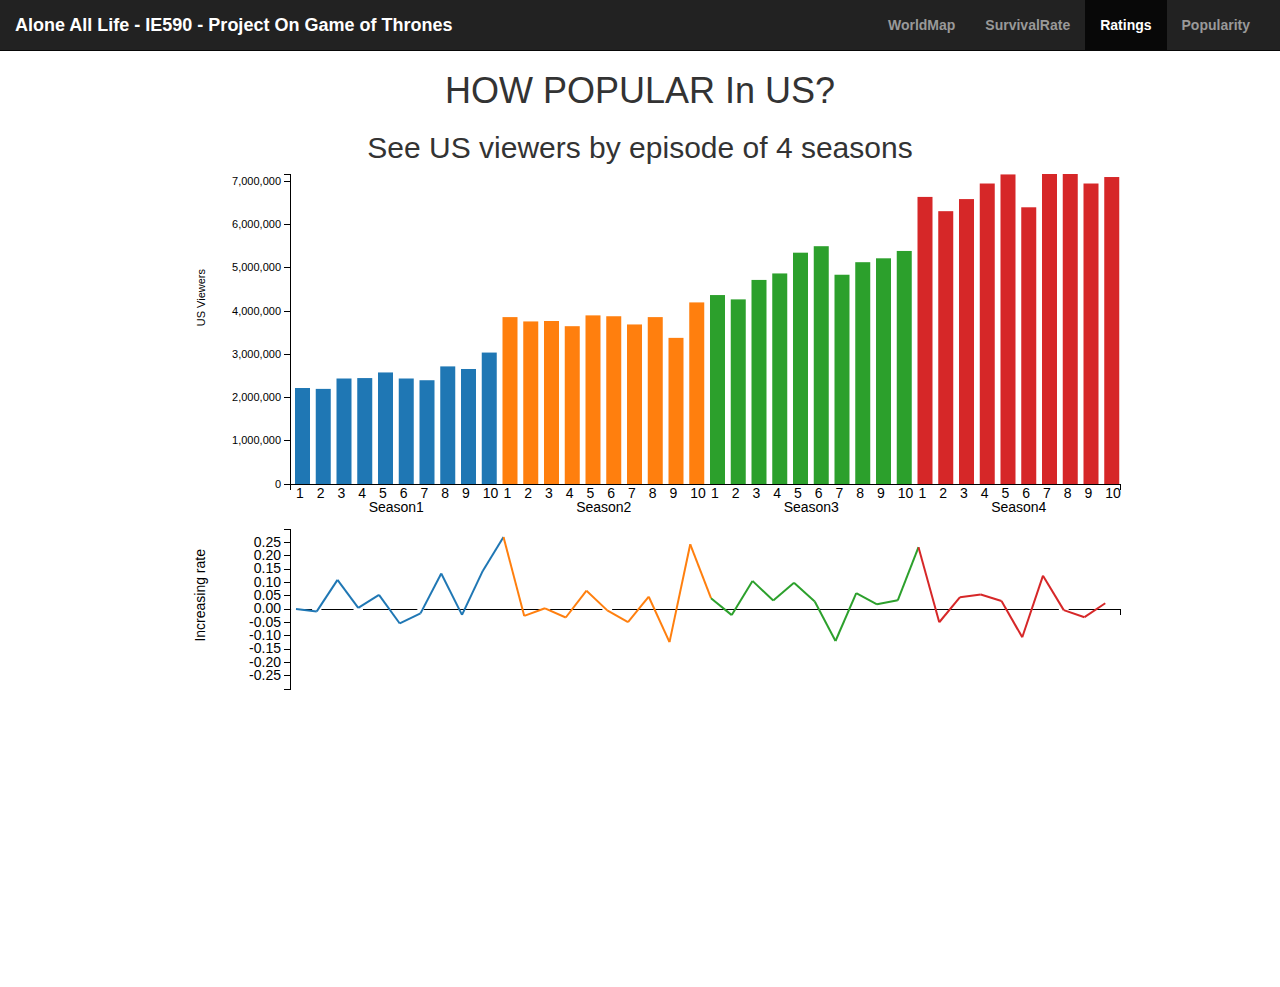
<file: Final/final_3.html>
<!DOCTYPE html>
<html lang="en">
<head>
	<meta charset="utf-8">
	<meta http-equiv="X-UA-Compatible" content="IE=edge">
	<meta name="viewport" content="width=device-width, initial-scale=1">
	<meta name="description" content="">
	<meta name="author" content="">

	<!-- Bootstrap core CSS -->
	<link href="../css/bootstrap.min.css" rel="stylesheet">
	<script src="../js/d3.min.js"></script>
	<script src="../js/d3.tip.v0.6.3.js"></script>
	<script src="../js/jquery-1.8.3.min.js"></script>
	<script src="../js/bootstrap-modal.js"></script>
	<link href="../css/my_css.css" rel="stylesheet">
	<!-- <script src="./js/hw_2.js"></script> -->


	<!-- Just for debugging purposes. Don't actually copy this line! -->
	<!--[if lt IE 9]><script src="../../assets/js/ie8-responsive-file-warning.js"></script><![endif]-->
	<!-- HTML5 shim and Respond.js IE8 support of HTML5 elements and media queries -->
	<!--[if lt IE 9]>
	<script src="https://oss.maxcdn.com/libs/html5shiv/3.7.0/html5shiv.js"></script>
	<script src="https://oss.maxcdn.com/libs/respond.js/1.4.2/respond.min.js"></script>
	<![endif]-->

	<!-- title -->
	<title>Alone All Life</title>
	<script>
	  (function(i,s,o,g,r,a,m){i['GoogleAnalyticsObject']=r;i[r]=i[r]||function(){
	  (i[r].q=i[r].q||[]).push(arguments)},i[r].l=1*new Date();a=s.createElement(o),
	  m=s.getElementsByTagName(o)[0];a.async=1;a.src=g;m.parentNode.insertBefore(a,m)
	  })(window,document,'script','//www.google-analytics.com/analytics.js','ga');

	  ga('create', 'UA-61822913-1', 'auto');
	  ga('send', 'pageview');

	</script>
</head>
<body>
	<div id="fb-root"></div>
<script>(function(d, s, id) {
  var js, fjs = d.getElementsByTagName(s)[0];
  if (d.getElementById(id)) return;
  js = d.createElement(s); js.id = id;
  js.src = "//connect.facebook.net/zh_CN/sdk.js#xfbml=1&version=v2.3";
  fjs.parentNode.insertBefore(js, fjs);
}(document, 'script', 'facebook-jssdk'));</script>
	<div class="navbar navbar-inverse navbar-fixed-top" role="navigation">
      	<div class="container-fluid">
	        <div class="navbar-header">
	          <button type="button" class="navbar-toggle" data-toggle="collapse" data-target=".navbar-collapse">
	          	<span class="sr-only">Toggle navigation</span>
	          </button>
	          <a class="navbar-brand" style="color:#ffffff;font-weight:900" href="/">Alone All Life - IE590 - Project On Game of Thrones</a>
	        </div>
	        <div class="navbar-collapse collapse">
	          <ul class="nav navbar-nav navbar-right">
	            <li ><a href="./final_1.html"><strong>WorldMap</strong></a></li>
	            <li><a href="./final_2.html"><strong>SurvivalRate</strong></a></li>
	            <li class="active"><a href="./final_3.html"><strong>Ratings</strong></a></li>
	            <li><a href="./final_4.html"><strong>Popularity</strong></a></li>
	          </ul>
	          <div class="navbar-form navbar-right">
	          </div>
	        </div>
    	</div>
	</div>
	
	<div class="container-fluid">
	
	  	<div class="row">
		
	  		<div class="col-sm-12 col-md-12 my_container">
			<div class="statement">
					<h1>HOW POPULAR In US?</h1>
						<h2>See US viewers by episode of 4 seasons</h2>
						</div>
				<div id="display_1"></div>
				<div id="display_2"></div>
	  		</div>
	  	</div>
	  	<div class="col-sm-9 col-sm-offset-3 col-md-10 col-md-offset-2 main" id="content-loader" align="center">
		    	<div class="fb-comments" data-href="http://alone-all-life.github.io/" data-width="800" data-numposts="5" data-colorscheme="light"></div>
		    	
		    </div>
	  </div>

</body>

<script type="text/javascript" >

	var tip = d3.tip()
		.attr('class', 'd3-tip')
		.offset([-10, 0])
		.html(function(d) {
	    	return d.Title+"<br>"+d.US_Viewers
	  	})

	var tip2 = d3.tip()
		.attr('class', 'd3-tip')
		.offset([-10, 0])
		.html(function(d) {
	    	return d.Title+"<br>"+ Math.round(d.rate*100)/100
	  	})


	var color = d3.scale.category10()

	var margin = {top: 0, right: 20, bottom: 40, left: 150},
    width = 1000 - margin.left - margin.right
    width2 = 1000 - margin.left - margin.right
    height = 350 - margin.top - margin.bottom
    height2 = 200 - margin.top- margin.bottom
    
    // canvas, svg
	var canvas = d3.select("#display_1").append("svg")
					.attr("width", width + margin.left + margin.right)
					.attr("height", height + margin.top + margin.bottom)
					.append("g")
					.attr("transform", "translate("+margin.left+", "+margin.top+")")
	canvas.call(tip)

	var canvas2 = d3.select("#display_2").append("svg")
					.attr("width", width + margin.left + margin.right)
					.attr("height", height + 10 + margin.bottom)
					.append("g")
					.attr("transform", "translate("+margin.left+", "+margin.top+")")
	canvas2.call(tip2)

	d3.csv('./final_data/[3]Episodes.csv', function (error, data) {
		var total_No = 41
		var US_Viewers = 7170000
		var max_rate = 0.3
		var width_scale = d3.scale.linear()
						.domain([1, total_No])
						.range([0, width])
		var width_scale2 = d3.scale.linear()
						.domain([1, total_No])
						.range([0, width])

		var height_scale = d3.scale.linear()
						.domain([0, US_Viewers])
						.range([height, 0])
		var height_scale2 = d3.scale.linear()
						.domain([-max_rate, max_rate])
						.range([height2, 0])

		var x_axis = d3.svg.axis()
					.scale(width_scale)
					.orient("bottom")

		var y_axis = d3.svg.axis()
					.scale(height_scale)
					.orient("left")

		var x_axis2 = d3.svg.axis()
					.scale(width_scale2)
					.tickValues([])
					.orient("bottom")


		var y_axis2 = d3.svg.axis()
					.scale(height_scale2)
					.orient("left")


		canvas.append("g")
			.attr("class", "x axis")
			.attr("transform", "translate(0, " + height+")")
			.call(x_axis2)



		canvas.append("g")
			.attr("class", "y axis")
			.call(y_axis)
			.append("text")
	    		.attr("transform", "translate(0, "+ (height/2 -60)+") rotate(-90)")
	      		.attr("y", -85)
		      	.style("text-anchor", "end")
		      	.text("US Viewers");


		canvas2.append("g")
			.attr("class", "x axis")
			.attr("transform", "translate(0, " + height2/2+")")
			.call(x_axis2)

		canvas2.append("g")
			.attr("class", "y axis2")
			.call(y_axis2)
			.append("text")
	    		.attr("transform", "translate(0, "+ (height2/2 -60)+") rotate(-90)")
	      		.attr("y", -85)
		      	.style("text-anchor", "end")
		      	.text("Increasing rate");


		canvas.selectAll(".data_point")
			  .data(data)
			  .enter().append("rect")
			  		  .attr("x", function(d) {return width_scale(d.No)+5})
			  		  .attr("y", function(d) {return height_scale(d.US_Viewers)})
			  		  .attr("class", ".data_point")
			  		  .attr("width", 15)
			  		  .attr("height", function(d) {return height_scale(US_Viewers - d.US_Viewers)})
			  		  .style("fill", function(d) {return color(d.Season)})
			  		  .on("mouseover", tip.show)
			  		  .on("mouseout", tip.hide)				


		canvas.selectAll(".data_season")
			  .data(data)
			  .enter().append("text")
			  		  .attr("x", function(d) {return width_scale(d.No)+6})
			  		  .attr("y", function(d) {return height_scale(0) +14})
			  		  .text(function(d) {
			  		  		var q = Math.round( (d.No*1+4)/10 )
			  		 	  	// return "S" + q
			  		 	  	return d.No*1- q*10 + 10
			  		  })
		for (var i=1; i<5; i++) {
			canvas.append("text")
						.attr("x", function(d) {return width_scale(-5.5 + i*10) + 6})
						.attr("y", function(d) {return height_scale(0) + 28})
						.text("Season" + i)
		}

		canvas2.selectAll(".data_rate")
			  .data(data)
			  .enter().append("circle")
			  		  .attr("cx", function(d) {return width_scale(d.No)+6})
			  		  .attr("cy", function(d) {return height_scale2(d.rate
)})
			  		  .attr("r", 5)
			  		  .style("fill", function(d) {return "white" })
			  		  .on("mouseover", tip2.show)
			  		  .on("mouseout", tip2.hide)
		
			  
		for (var i=1; i<data.length; i++) {
			canvas2.append("line")
				   .attr("x1", width_scale2(data[i-1].No) + 6)
				   .attr("y1", height_scale2(data[i-1].rate))
				   .attr("x2", width_scale2(data[i].No) + 6)
				   .attr("y2", height_scale2(data[i].rate))
				   .attr("stroke", color(data[i-1].Season))
	    		   .attr("stroke-width",2);	
		}
	})
	

</script>	

</html>
</file>
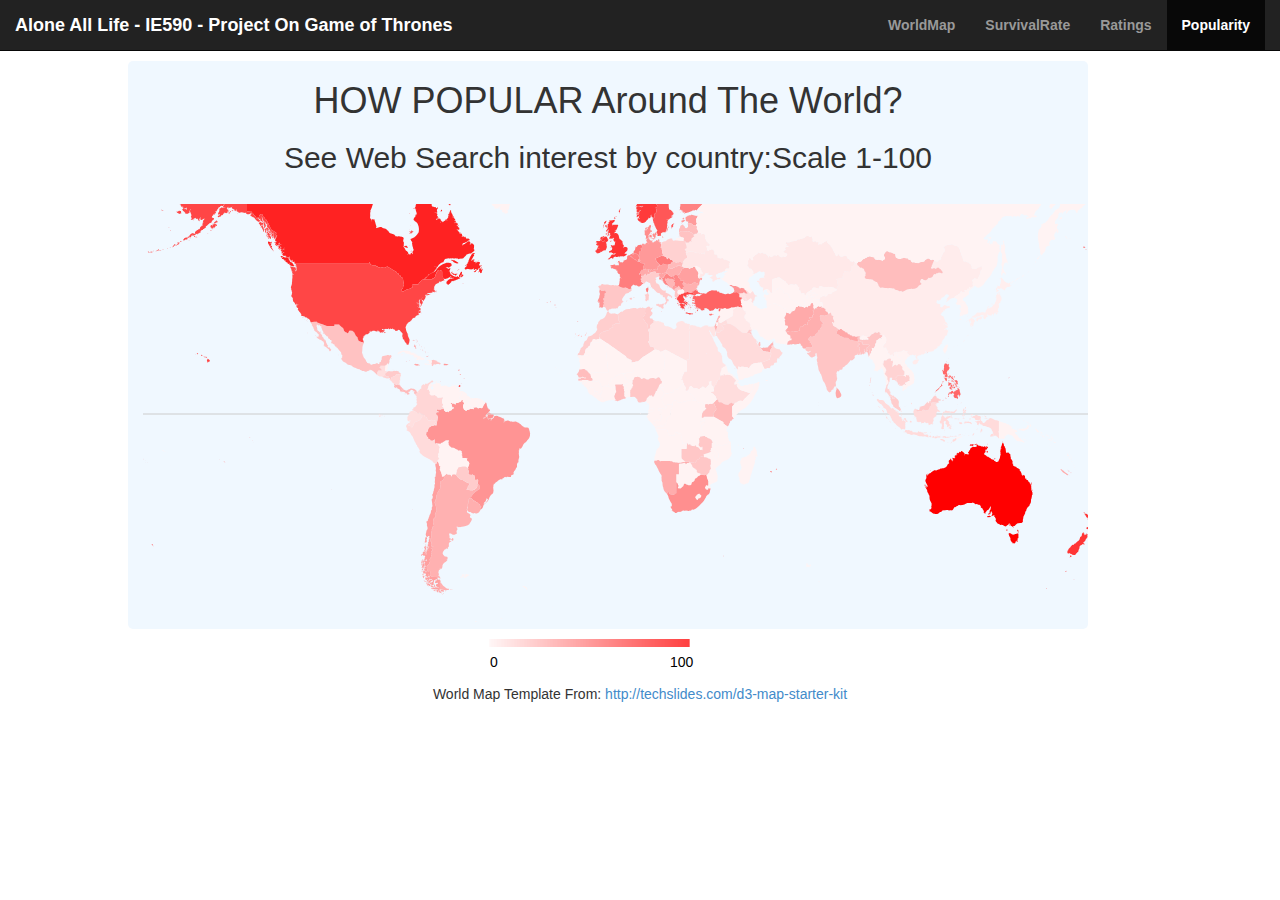
<file: Final/final_4.html>
<!DOCTYPE html>
  <meta charset="utf-8">
  <meta http-equiv="X-UA-Compatible" content="IE=edge">
  <meta name="viewport" content="width=device-width, initial-scale=1">
  <meta name="description" content="">
  <meta name="author" content="">
<!-- <title>D3 World Map Template | TechSlides</title> -->
<style>
.country:hover{
  stroke:#8B0000;
  stroke-width: 3px;
}
.text{
  font-size:10px;
  text-transform:capitalize;
}
#container {
  margin:10px 10%;
  border:0px solid #000;
  border-radius: 5px;
  height:100%;
  overflow:hidden;
  background: #F0F8FF;
}
.hidden { 
  display: none; 
}
div.tooltip {
  color: #222; 
  background: #fff; 
  padding: .5em; 
  text-shadow: #f5f5f5 0 1px 0;
  border-radius: 2px; 
  box-shadow: 0px 0px 2px 0px #a6a6a6; 
  opacity: 0.9; 
  position: absolute;
}
.graticule {
  fill: none;
  stroke: #bbb;
  stroke-width: .5px;
  stroke-opacity: .5;
}
.equator {
  stroke: #ccc;
  stroke-width: 1px;
}
</style>

  <link href="../css/bootstrap.min.css" rel="stylesheet">
  <script src="../js/d3.min.js"></script>
  <script src="../js/topojson.v1.min.js"></script>
  <script src="../js/jquery-1.8.3.min.js"></script>
  <script src="../js/bootstrap-modal.js"></script>
  <link href="../css/my_css.css" rel="stylesheet">
  <script>
    (function(i,s,o,g,r,a,m){i['GoogleAnalyticsObject']=r;i[r]=i[r]||function(){
    (i[r].q=i[r].q||[]).push(arguments)},i[r].l=1*new Date();a=s.createElement(o),
    m=s.getElementsByTagName(o)[0];a.async=1;a.src=g;m.parentNode.insertBefore(a,m)
    })(window,document,'script','//www.google-analytics.com/analytics.js','ga');

    ga('create', 'UA-61822913-1', 'auto');
    ga('send', 'pageview');

  </script>
</head>
<body>
  <div id="fb-root"></div>
<script>(function(d, s, id) {
  var js, fjs = d.getElementsByTagName(s)[0];
  if (d.getElementById(id)) return;
  js = d.createElement(s); js.id = id;
  js.src = "//connect.facebook.net/zh_CN/sdk.js#xfbml=1&version=v2.3";
  fjs.parentNode.insertBefore(js, fjs);
}(document, 'script', 'facebook-jssdk'));</script>

<div class="navbar navbar-inverse navbar-fixed-top" role="navigation">
        <div class="container-fluid">
          <div class="navbar-header">
            <button type="button" class="navbar-toggle" data-toggle="collapse" data-target=".navbar-collapse">
              <span class="sr-only">Toggle navigation</span>
            </button>
            <a class="navbar-brand" style="color:#ffffff;font-weight:900" href="/">Alone All Life - IE590 - Project On Game of Thrones</a>
          </div>
          <div class="navbar-collapse collapse">
            <ul class="nav navbar-nav navbar-right">
              <li ><a href="./final_1.html"><strong>WorldMap</strong></a></li>
	            <li><a href="./final_2.html"><strong>SurvivalRate</strong></a></li>
	            <li><a href="./final_3.html"><strong>Ratings</strong></a></li>
	            <li class="active"><a href="./final_4.html"><strong>Popularity</strong></a></li>
            </ul>
            <div class="navbar-form navbar-right">
            </div>
          </div>
      </div>
  </div>

  <div id="container" class="col-sm-9 col-md-9 my_container">
      <div class="statement">
					<h1>HOW POPULAR Around The World?</h1>
					<h2>See Web Search interest by country:Scale 1-100</h2>
					<br/>
			</div> 
  </div>
 <div id="legend" class="col-sm-9 col-md-9 my_container" align="center"></div>
 <div class="col-sm-12 col-md-12 my_container" >World Map Template From: <a href="http://techslides.com/d3-map-starter-kit">http://techslides.com/d3-map-starter-kit</a></div>
 <div class="col-sm-9 col-sm-offset-3 col-md-10 col-md-offset-2 main" id="content-loader" align="center">
          <div class="fb-comments" data-href="http://alone-all-life.github.io/" data-width="800" data-numposts="5" data-colorscheme="light"></div>
          
        </div>

<script>
var color = d3.scale.linear()
              .domain([-100, -5, 100])
              .range(["red", "#ffffff", "red"])


var my_legend = d3.select("#legend").append("svg")
          .attr("width", 800)
          .attr("height", 40)
		  
    var bias = 400
    for (var i=0; i<200; i++) {
      my_legend.append("line")
             .attr("x1", i+10 + bias)
             .attr("y1", 0)
             .attr("x2", i+10 + bias)
             .attr("y2", 8)
             .attr("stroke", color(i/2))
             .attr("stroke-width",1); 
    }

    my_legend.append("text")
            .attr("x", 10 + bias)
            .attr("y", 28)
            .text("0")

    my_legend.append("text")
            .attr("x", 190 + bias)
            .attr("y", 28)
            .text("100")


d3.select(window).on("resize", throttle);

var zoom = d3.behavior.zoom()
    .scaleExtent([1, 9])
    .on("zoom", move);


var width = document.getElementById('container').offsetWidth;
var height = width / 2-60;

var topo,projection,path,svg,g;

var graticule = d3.geo.graticule();

var tooltip = d3.select("#container").append("div").attr("class", "tooltip hidden");

setup(width,height);

function setup(width,height){
  projection = d3.geo.mercator()
    .translate([(width/2), (height/2)])
    .scale( width / 2 / Math.PI);

  path = d3.geo.path().projection(projection);

  svg = d3.select("#container").append("svg")
      .attr("width", width)
      .attr("height", height)
      .call(zoom)
      .on("click", click)
      .append("g");

  g = svg.append("g");

}

d3.json("final_data/world-topo-min.json", function(error, world) {

  var countries = topojson.feature(world, world.objects.countries).features;

  topo = countries;
  draw(topo);

});

function draw(topo) {

  svg.append("path")
     // .datum(graticule)
     .attr("class", "graticule")
     .attr("d", path);


  g.append("path")
   .datum({type: "LineString", coordinates: [[-180, 0], [-90, 0], [0, 0], [90, 0], [180, 0]]})
   .attr("class", "equator")
   .attr("d", path);

d3.csv("./final_data/[4]WebSearchinterestbycountryScale-1-100.csv", function(error, data) {
  var country = g.selectAll(".country").data(topo);

  country.enter().insert("path")
      .attr("class", "country")
      .attr("d", path)
      .attr("id", function(d,i) {return d.id;  })
      .attr("title", function(d,i) { return d.properties.name; })
      .style("fill", function(d, i) {
            for (var j=0; j<data.length; j++) {
              if (data[j].Country == d.properties.name) {
                d.web_search = data[j].web_search
                return color(data[j].web_search)
              }
            }
            d.web_search = "No record"
            return color(0)
            })
      

  //offsets for tooltips
  var offsetL = document.getElementById('container').offsetLeft+20;
  var offsetT = document.getElementById('container').offsetTop+10;

  //tooltips
  country
    .on("mousemove", function(d,i) {

      var mouse = d3.mouse(svg.node()).map( function(d) {return parseInt(d); } );

      tooltip.classed("hidden", false)
             .attr("style", "left:"+(mouse[0]+offsetL-120)+"px;top:"+(mouse[1]+offsetT)+"px")
             .html(d.properties.name + "<br/>" + "web_search : "+ d.web_search);
      })
      .on("mouseout",  function(d,i) {
        tooltip.classed("hidden", true);
      }); 

      

})
}


function redraw() {
  width = document.getElementById('container').offsetWidth;
  height = width / 2;
  d3.select('svg').remove();
  setup(width,height);
  draw(topo);
}


function move() {

  var t = d3.event.translate;
  var s = d3.event.scale; 
  zscale = s;
  var h = height/4;


  t[0] = Math.min(
    (width/height)  * (s - 1), 
    Math.max( width * (1 - s), t[0] )
  );

  t[1] = Math.min(
    h * (s - 1) + h * s, 
    Math.max(height  * (1 - s) - h * s, t[1])
  );

  zoom.translate(t);
  g.attr("transform", "translate(" + t + ")scale(" + s + ")");

  //adjust the country hover stroke width based on zoom level
  d3.selectAll(".country").style("stroke-width", 1.5 / s);

}



var throttleTimer;
function throttle() {
  window.clearTimeout(throttleTimer);
    throttleTimer = window.setTimeout(function() {
      redraw();
    }, 200);
}


//geo translation on mouse click in map
function click() {
  var latlon = projection.invert(d3.mouse(this));
  console.log(latlon);
}


//function to add points and text to the map (used in plotting capitals)
function addpoint(lat,lon,text) {

  var gpoint = g.append("g").attr("class", "gpoint");
  var x = projection([lat,lon])[0];
  var y = projection([lat,lon])[1];

  gpoint.append("svg:circle")
        .attr("cx", x)
        .attr("cy", y)
        .attr("class","point")
        .attr("r", 1.5);

  //conditional in case a point has no associated text
  if(text.length>0){

    gpoint.append("text")
          .attr("x", x+2)
          .attr("y", y+2)
          .attr("class","text")
          .text(text);
  }

}

</script>
</body>
</html>
</file>
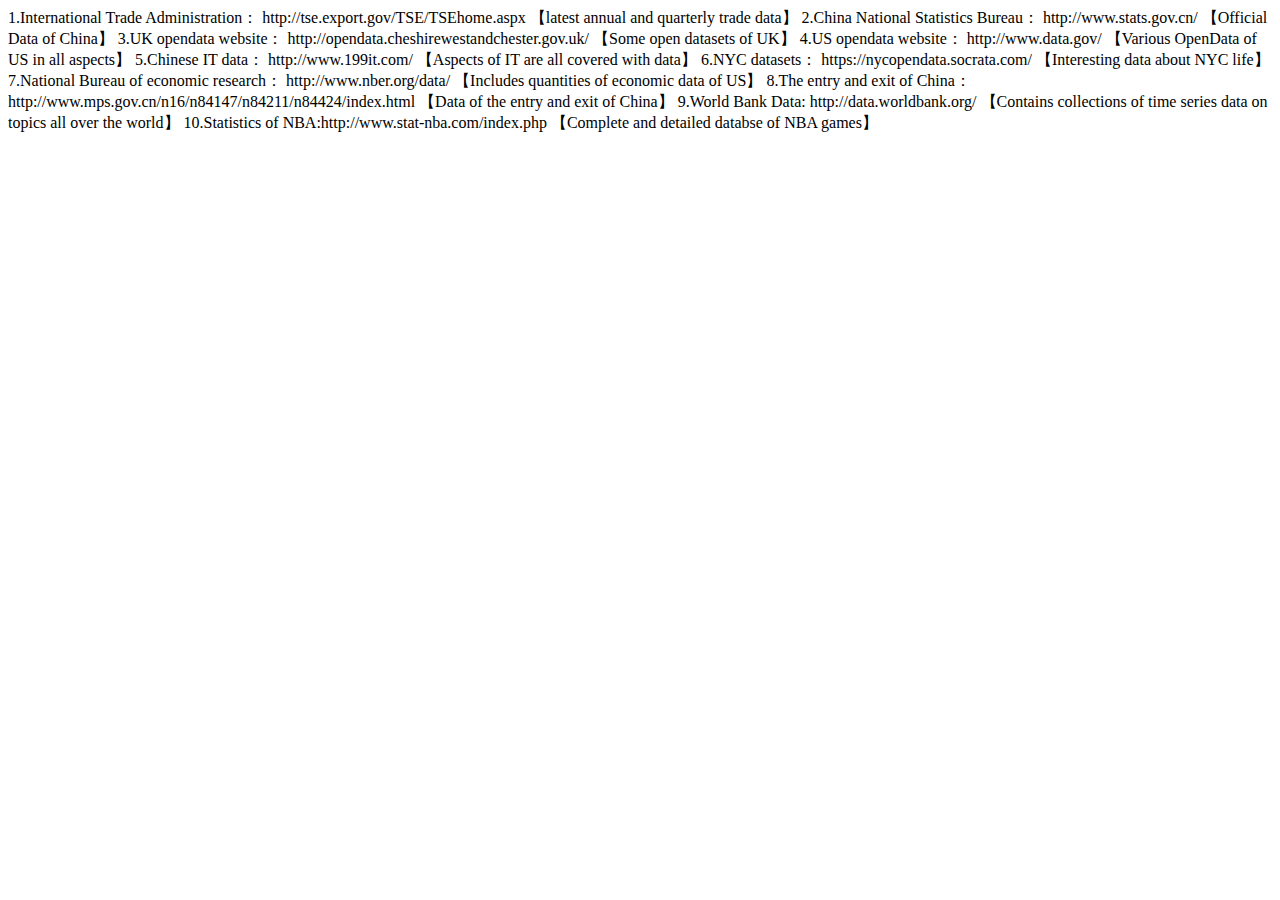
<file: pages/Datasource.html>
<body>
1.International Trade Administration：
http://tse.export.gov/TSE/TSEhome.aspx
【latest annual and quarterly trade data】
2.China National Statistics Bureau：
http://www.stats.gov.cn/
【Official Data of China】
3.UK opendata website：
http://opendata.cheshirewestandchester.gov.uk/
【Some open datasets of UK】
4.US opendata website：
http://www.data.gov/
【Various OpenData of US in all aspects】
5.Chinese IT data：
http://www.199it.com/
【Aspects of IT are all covered with data】
6.NYC datasets：
https://nycopendata.socrata.com/
【Interesting data about NYC life】
7.National Bureau of economic research：
http://www.nber.org/data/
【Includes quantities of economic data of US】
8.The entry and exit
 of China：
http://www.mps.gov.cn/n16/n84147/n84211/n84424/index.html
【Data of the entry and exit of China】
9.World Bank Data:
http://data.worldbank.org/
【Contains collections of time series data on topics all over the world】
10.Statistics of NBA:http://www.stat-nba.com/index.php
【Complete and detailed databse of NBA games】
</body>
</file>
<file: css/my_css.css>
body {
  font-family: arial;
  background-color ="#FFFACD"
}

.mytable {
  width : 80%;
  margin-left: auto;
  margin-right: auto;
}

.h2-center {
  text-align: center;
}

/*
 * Sidebar
 */
.my_container {
  top: 51px;
  text-align: center;
}

.my_right_side{
  top: 69px;
}

/* Hide for mobile, show later */
.sidebar {
  display: none;
}
@media (min-width: 768px) {
  .sidebar {
    position: fixed;
    top: 51px;
    bottom: 0;
    left: 0;
    z-index: 1000;
    display: block;
    padding: 20px;
    overflow-x: hidden;
    overflow-y: auto; /* Scrollable contents if viewport is shorter than content. */
    background-color: #f5f5f5;
    border-right: 1px solid #eee;
  }
}


/* Sidebar navigation */
.nav-sidebar {
  margin-right: -21px; /* 20px padding + 1px border */
  margin-bottom: 20px;
  margin-left: -20px;
}
.nav-sidebar > li > a {
  padding-right: 20px;
  padding-left: 20px;
}
.nav-sidebar > .active > a {
  color: #fff;
  background-color: #428bca;
}

/*
 * Main content
 */

.main {
  padding: 60px;
}
@media (min-width: 768px) {
  .main {
    padding-right: 40px;
    padding-left: 40px;
  }
}
.main .page-header {
  margin-top: 0;
}


/*
  vis_css
*/

#meta {
  padding-top: 20px;
  margin-left: 100px;
}

#intro {
  top: 30px;
}

.axis path,
.axis line {
  fill: none;
  stroke: #000;
  shape-rendering: crispEdges;
}
.axis text {  
    font-family: sans-serif;  
    font-size: 11px;  
}  

.axis2 path,
.axis2 line {
  fill: none;
  stroke: #000;
  shape-rendering: crispEdges;
}

.d3-tip {
  line-height: 1;
  font-weight: bold;
  padding: 12px;
  background: rgba(0, 0, 0, 0.8);
  color: #fff;
  border-radius: 2px;
}

/* Creates a small triangle extender for the tooltip */
.d3-tip:after {
  box-sizing: border-box;
  display: inline;
  font-size: 10px;
  width: 100%;
  line-height: 1;
  color: rgba(0, 0, 0, 0.8);
  content: "\25BC";
  position: absolute;
  text-align: center;
}

/* Style northward tooltips differently */
.d3-tip.n:after {
  margin: -1px 0 0 0;
  top: 100%;
  left: 0;
}

li {
  line-height : 80%;
}
</file>
